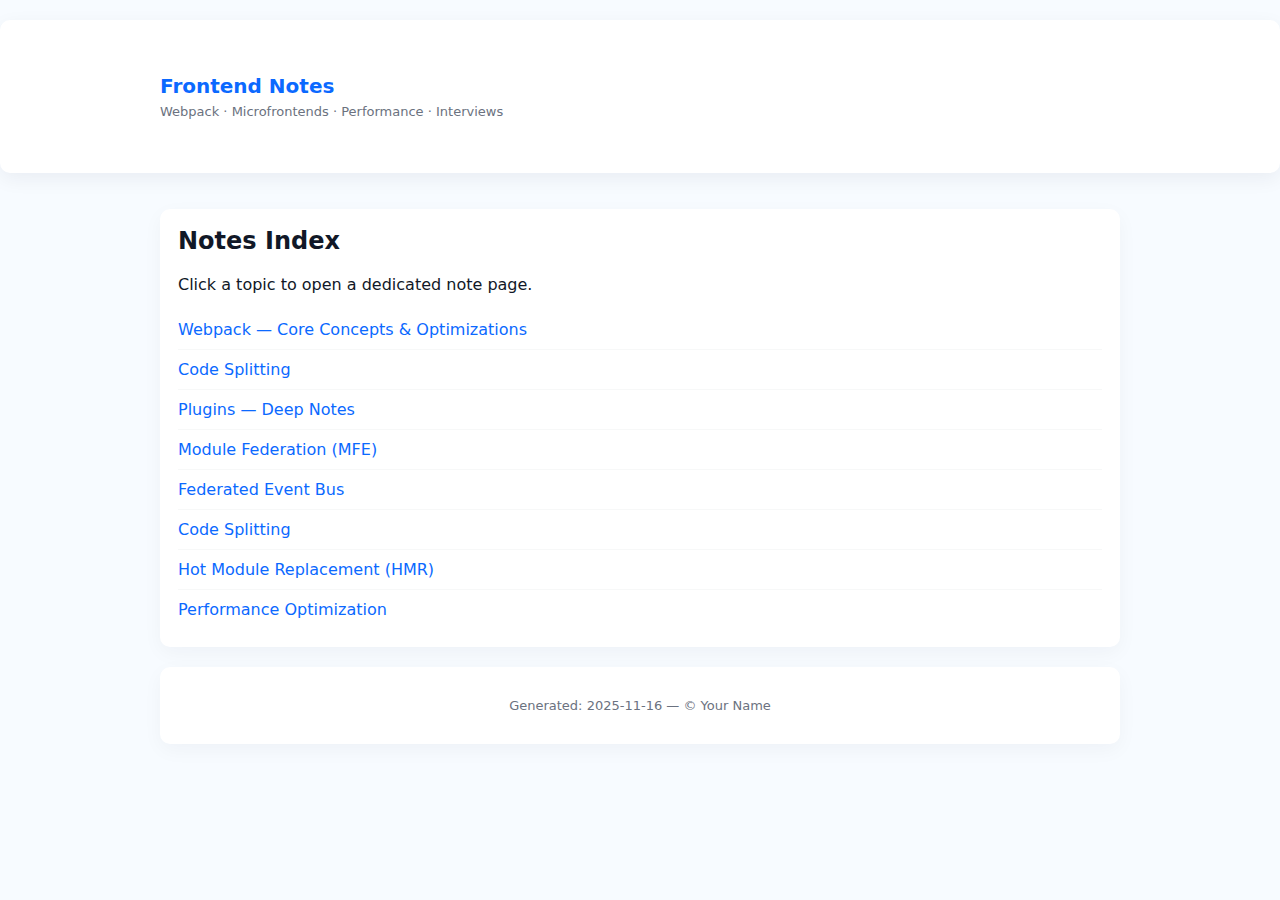
<file: index.html>
<!DOCTYPE html>
<html lang="en">
<head>
  <meta charset="utf-8" />
  <meta name="viewport" content="width=device-width,initial-scale=1" />
  <title>My Frontend Notes — Index</title>
  <link rel="stylesheet" href="styles.css" />
</head>
<body>
  <header class="site-header">
    <div class="container">
      <h1><a href="index.html">Frontend Notes</a></h1>
      <p class="subtitle">Webpack · Microfrontends · Performance · Interviews</p>
    </div>
  </header>

  <main class="container">
    <section class="card">
      <h2>Notes Index</h2>
      <p>Click a topic to open a dedicated note page.</p>

      <ul class="notes-list">
        <li><a href="webpack.html">Webpack — Core Concepts & Optimizations</a></li>
        <li><a href="code_splitting.html">Code Splitting</a></li>
        <li><a href="plugins.html">Plugins — Deep Notes</a></li>
        <li><a href="module-federation.html">Module Federation (MFE)</a></li>
        <li><a href="federated-event-bus.html">Federated Event Bus</a></li>
        <li><a href="code-splitting.html">Code Splitting</a></li>
        <li><a href="hmr.html">Hot Module Replacement (HMR)</a></li>
        <li><a href="performance.html">Performance Optimization</a></li>
      </ul>
    </section>

    <footer class="card small">
      <p>Generated: <time datetime="2025-11-16">2025-11-16</time> — © Your Name</p>
    </footer>
  </main>
</body>
</html>
</file>
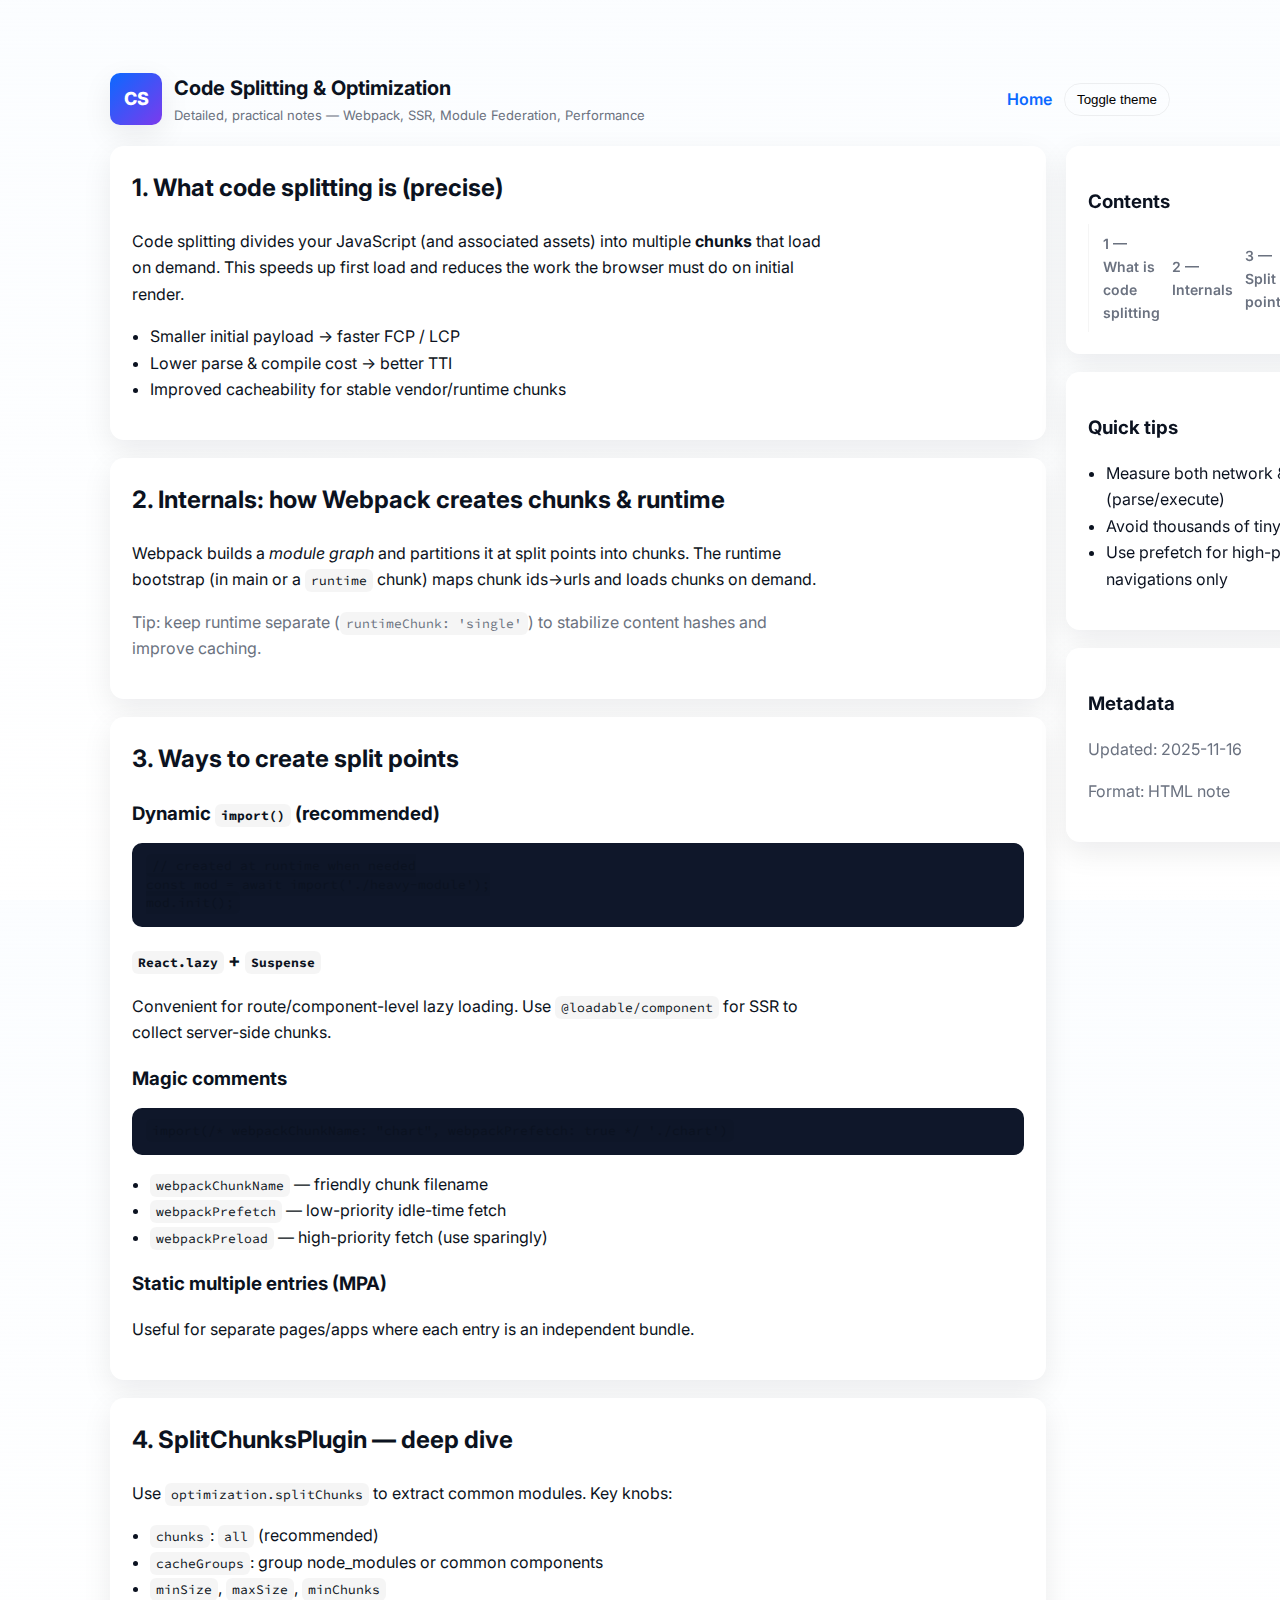
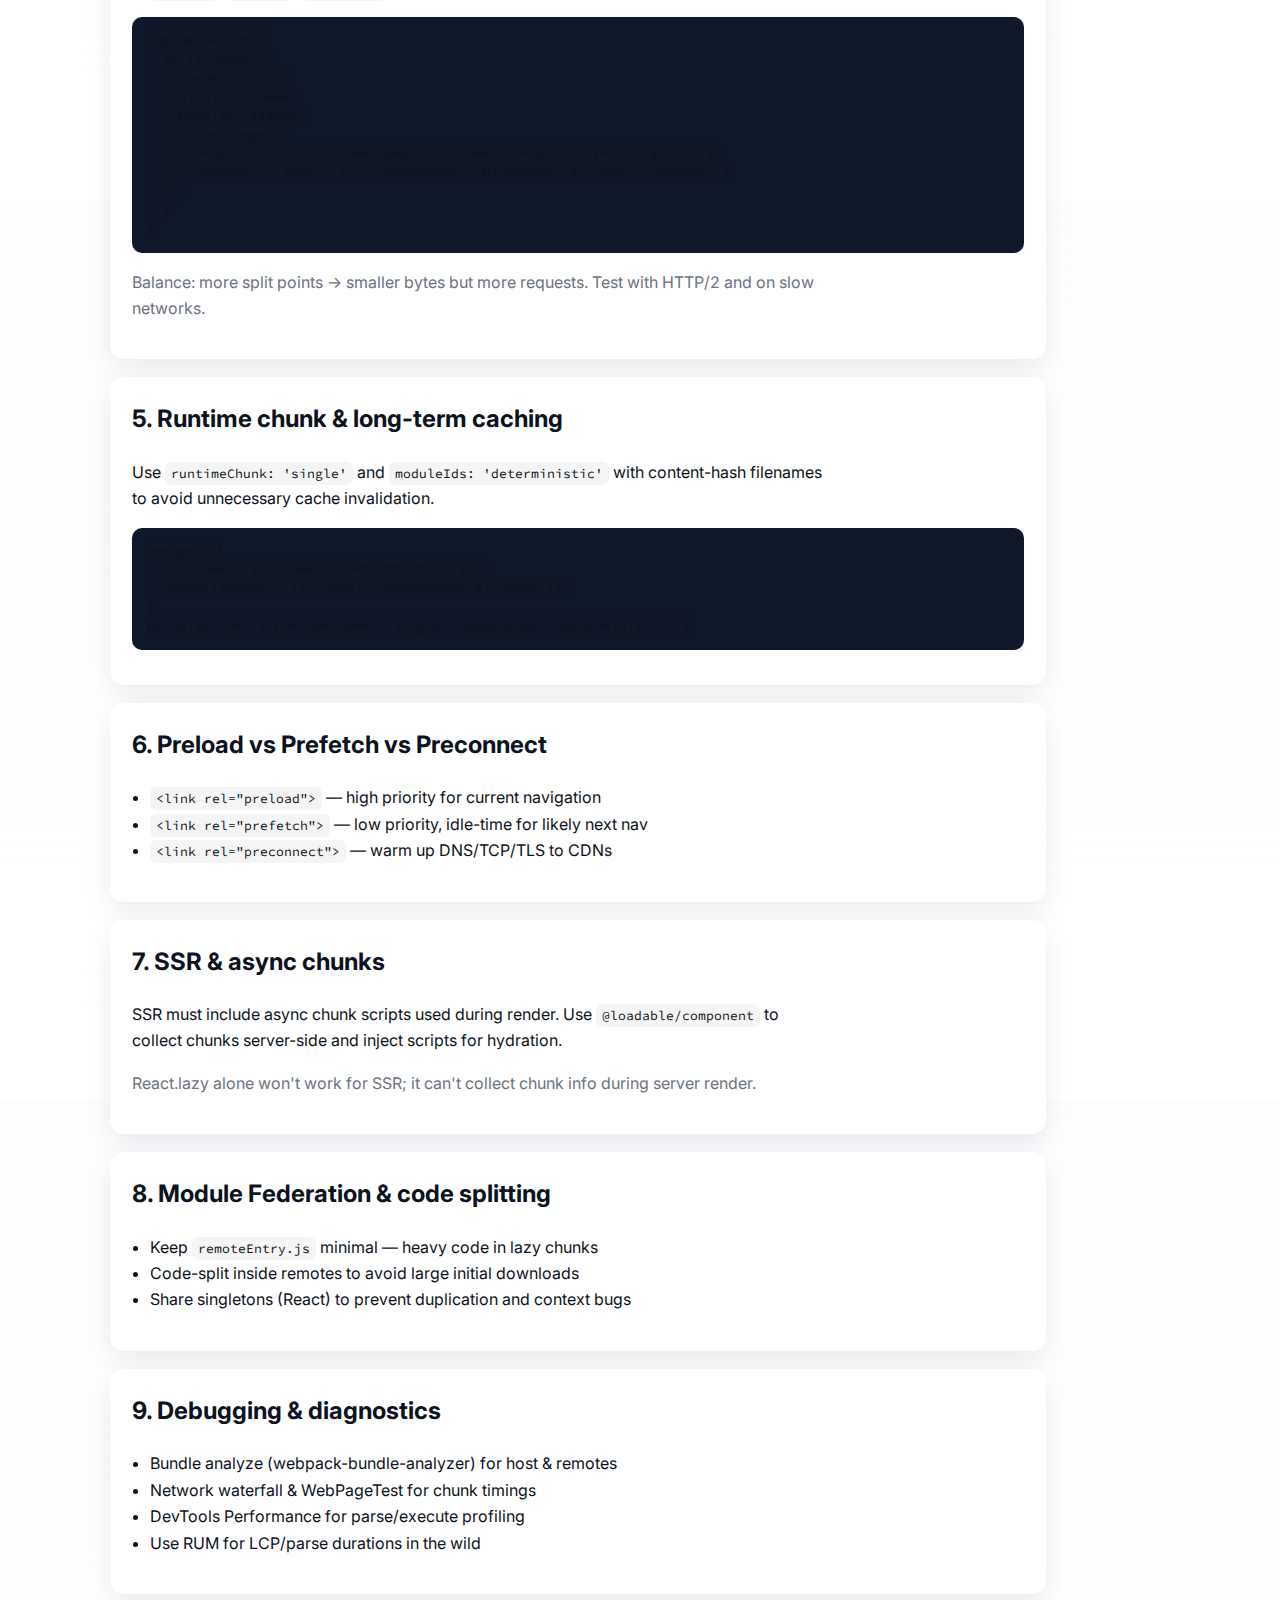
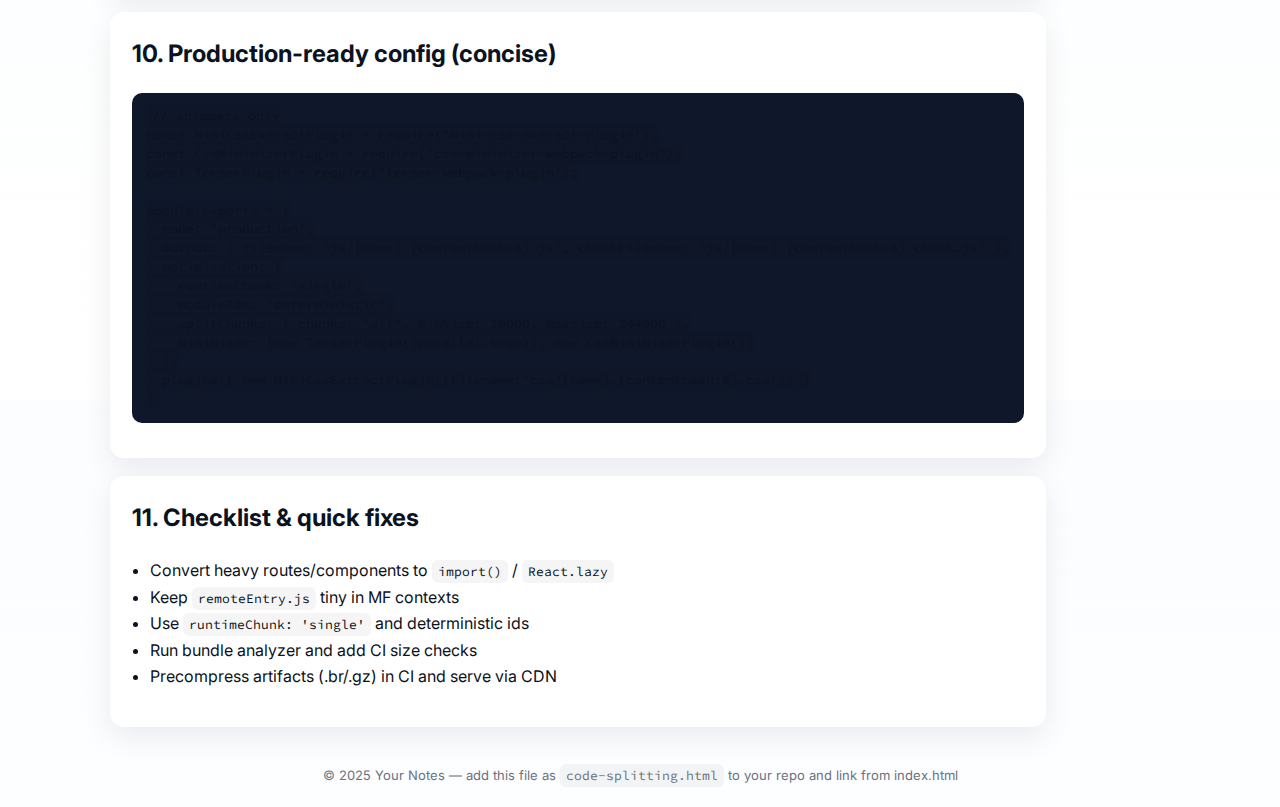
<file: code-splitting.html>
<!doctype html>
<html lang="en">
<head>
  <meta charset="utf-8" />
  <meta name="viewport" content="width=device-width,initial-scale=1" />
  <title>Code Splitting & Optimization — Notes</title>
  <link rel="preconnect" href="https://fonts.googleapis.com">
  <link rel="preconnect" href="https://fonts.gstatic.com" crossorigin>
  <link href="https://fonts.googleapis.com/css2?family=Inter:wght@400;600;700;800&family=Source+Code+Pro:wght@400;600&display=swap" rel="stylesheet">
  <style>
    :root{
      --bg: #fbfdff;
      --surface: #ffffff;
      --muted: #6b7280;
      --accent: #0b69ff;
      --accent-2: #7c3aed;
      --text: #0b1220;
      --code-bg: #0f172a;
      --ok: #16a34a;
      --danger: #ef4444;
      --maxw: 1100px;
      --r:14px;
      --glass: rgba(255,255,255,0.6);
      --shadow: 0 10px 30px rgba(2,6,23,0.08);
    }

    /* Dark mode variables */
    :root.dark{
      --bg: #0b1020;
      --surface: #071021;
      --muted: #9aa4b2;
      --accent: #5cc8ff;
      --accent-2: #b794f4;
      --text: #e6eef8;
      --code-bg: #021025;
      --glass: rgba(10,16,24,0.45);
      --shadow: 0 10px 30px rgba(0,0,0,0.6);
    }

    *{box-sizing:border-box}
    html,body{height:100%}
    body{
      margin:0;
      font-family: Inter, system-ui, -apple-system, 'Segoe UI', Roboto, Arial;
      background:linear-gradient(180deg,var(--bg), rgba(255,255,255,0.02));
      color:var(--text);
      -webkit-font-smoothing:antialiased;
      -moz-osx-font-smoothing:grayscale;
      line-height:1.65;
      padding:28px 18px;
    }

    .wrap{
      max-width:var(--maxw);
      margin:24px auto;
      padding:20px;
    }

    header{
      display:flex;align-items:center;justify-content:space-between;gap:16px;margin-bottom:20px;
    }

    header .brand{display:flex;gap:12px;align-items:center}
    .logo{width:52px;height:52px;border-radius:10px;background:linear-gradient(135deg,var(--accent),var(--accent-2));display:flex;align-items:center;justify-content:center;color:white;font-weight:800;font-size:18px;box-shadow:var(--shadow)}

    header h1{margin:0;font-size:20px}
    header .subtitle{color:var(--muted);font-size:13px}

    nav{display:flex;gap:12px;align-items:center}
    a{ color:var(--accent); text-decoration:none; font-weight:600}
    a:hover{ text-decoration:underline }

    .card{background:var(--surface); border-radius:var(--r); padding:22px; box-shadow:var(--shadow); margin-bottom:18px}

    h2{margin-top:0}
    h3{margin-bottom:6px}

    pre{background:var(--code-bg); color:var(--text); padding:14px; border-radius:10px; overflow:auto; font-family: 'Source Code Pro', ui-monospace, SFMono-Regular, Menlo, Monaco, monospace; font-size:13px; line-height:1.45}
    code{background:rgba(0,0,0,0.04); padding:3px 6px; border-radius:6px; font-family: 'Source Code Pro', monospace; font-size:13px}

    ul{padding-left:18px}
    .muted{color:var(--muted)}

    .columns{display:grid;grid-template-columns:1fr 320px;gap:20px}
    @media (max-width:980px){ .columns{grid-template-columns:1fr} }

    .sidebar .card{position:sticky; top:22px}

    .pill{display:inline-block;background:linear-gradient(90deg,var(--accent),var(--accent-2));color:white;padding:6px 10px;border-radius:999px;font-size:12px;margin-right:8px;box-shadow:0 6px 18px rgba(11,105,255,0.12)}

    footer{font-size:13px;color:var(--muted);text-align:center;margin-top:20px}

    /* Table of contents */
    .toc{border-left:1px solid rgba(0,0,0,0.04);padding-left:14px}
    .toc a{display:block;padding:8px 0;color:var(--muted);font-size:14px}
    .toc a:hover{color:var(--accent)}

    /* Toggle */
    .toggle-btn{background:transparent;border:1px solid rgba(0,0,0,0.06);padding:8px 12px;border-radius:999px;cursor:pointer}
    .toggle-btn:hover{filter:brightness(1.04)}

    /* Better readable paragraphs */
    p{max-width:70ch}

    /* subtle divider */
    .divider{height:1px;background:linear-gradient(90deg, rgba(0,0,0,0.04), rgba(0,0,0,0)); margin:18px 0}

  </style>
</head>
<body>
  <div class="wrap" id="pageRoot">
    <header>
      <div class="brand">
        <div class="logo">CS</div>
        <div>
          <h1>Code Splitting & Optimization</h1>
          <div class="subtitle muted">Detailed, practical notes — Webpack, SSR, Module Federation, Performance</div>
        </div>
      </div>

      <nav>
        <a href="index.html">Home</a>
        <button id="themeToggle" class="toggle-btn" aria-label="Toggle theme">Toggle theme</button>
      </nav>
    </header>

    <div class="columns">
      <main>

        <section class="card">
          <h2>1. What code splitting is (precise)</h2>
          <p>Code splitting divides your JavaScript (and associated assets) into multiple <strong>chunks</strong> that load on demand. This speeds up first load and reduces the work the browser must do on initial render.</p>
          <ul>
            <li>Smaller initial payload → faster FCP / LCP</li>
            <li>Lower parse & compile cost → better TTI</li>
            <li>Improved cacheability for stable vendor/runtime chunks</li>
          </ul>
        </section>

        <section class="card">
          <h2>2. Internals: how Webpack creates chunks & runtime</h2>
          <p>Webpack builds a <em>module graph</em> and partitions it at split points into chunks. The runtime bootstrap (in main or a <code>runtime</code> chunk) maps chunk ids→urls and loads chunks on demand.</p>
          <p class="muted">Tip: keep runtime separate (<code>runtimeChunk: 'single'</code>) to stabilize content hashes and improve caching.</p>
        </section>

        <section class="card">
          <h2>3. Ways to create split points</h2>

          <h3>Dynamic <code>import()</code> (recommended)</h3>
          <pre><code>// created at runtime when needed
const mod = await import('./heavy-module');
mod.init();</code></pre>

          <h3><code>React.lazy</code> + <code>Suspense</code></h3>
          <p>Convenient for route/component-level lazy loading. Use <code>@loadable/component</code> for SSR to collect server-side chunks.</p>

          <h3>Magic comments</h3>
          <pre><code>import(/* webpackChunkName: "chart", webpackPrefetch: true */ './chart')</code></pre>
          <ul>
            <li><code>webpackChunkName</code> — friendly chunk filename</li>
            <li><code>webpackPrefetch</code> — low-priority idle-time fetch</li>
            <li><code>webpackPreload</code> — high-priority fetch (use sparingly)</li>
          </ul>

          <h3>Static multiple entries (MPA)</h3>
          <p>Useful for separate pages/apps where each entry is an independent bundle.</p>
        </section>

        <section class="card">
          <h2>4. SplitChunksPlugin — deep dive</h2>
          <p>Use <code>optimization.splitChunks</code> to extract common modules. Key knobs:</p>
          <ul>
            <li><code>chunks</code>: <code>all</code> (recommended)</li>
            <li><code>cacheGroups</code>: group node_modules or common components</li>
            <li><code>minSize</code>, <code>maxSize</code>, <code>minChunks</code></li>
          </ul>

          <pre><code>optimization: {
  splitChunks: {
    chunks: 'all',
    minSize: 20000,
    maxSize: 244000,
    cacheGroups: {
      vendors: { test: /node_modules/, name: 'vendors', priority: -10 },
      commons: { test: /src\/components/, minChunks: 2, name: 'commons' }
    }
  }
}</code></pre>

          <p class="muted">Balance: more split points → smaller bytes but more requests. Test with HTTP/2 and on slow networks.</p>
        </section>

        <section class="card">
          <h2>5. Runtime chunk & long-term caching</h2>
          <p>Use <code>runtimeChunk: 'single'</code> and <code>moduleIds: 'deterministic'</code> with content-hash filenames to avoid unnecessary cache invalidation.</p>
          <pre><code>output: {
  filename: 'js/[name].[contenthash:8].js',
  chunkFilename: 'js/[name].[contenthash:8].chunk.js'
}
optimization: { runtimeChunk: 'single', moduleIds: 'deterministic' }</code></pre>
        </section>

        <section class="card">
          <h2>6. Preload vs Prefetch vs Preconnect</h2>
          <ul>
            <li><code>&lt;link rel="preload"&gt;</code> — high priority for current navigation</li>
            <li><code>&lt;link rel="prefetch"&gt;</code> — low priority, idle-time for likely next nav</li>
            <li><code>&lt;link rel="preconnect"&gt;</code> — warm up DNS/TCP/TLS to CDNs</li>
          </ul>
        </section>

        <section class="card">
          <h2>7. SSR & async chunks</h2>
          <p>SSR must include async chunk scripts used during render. Use <code>@loadable/component</code> to collect chunks server-side and inject scripts for hydration.</p>
          <p class="muted">React.lazy alone won't work for SSR; it can't collect chunk info during server render.</p>
        </section>

        <section class="card">
          <h2>8. Module Federation & code splitting</h2>
          <ul>
            <li>Keep <code>remoteEntry.js</code> minimal — heavy code in lazy chunks</li>
            <li>Code-split inside remotes to avoid large initial downloads</li>
            <li>Share singletons (React) to prevent duplication and context bugs</li>
          </ul>
        </section>

        <section class="card">
          <h2>9. Debugging & diagnostics</h2>
          <ul>
            <li>Bundle analyze (webpack-bundle-analyzer) for host & remotes</li>
            <li>Network waterfall & WebPageTest for chunk timings</li>
            <li>DevTools Performance for parse/execute profiling</li>
            <li>Use RUM for LCP/parse durations in the wild</li>
          </ul>
        </section>

        <section class="card">
          <h2>10. Production-ready config (concise)</h2>
          <pre><code>// snippets only
const MiniCssExtractPlugin = require('mini-css-extract-plugin');
const CssMinimizerPlugin = require('css-minimizer-webpack-plugin');
const TerserPlugin = require('terser-webpack-plugin');

module.exports = {
  mode: 'production',
  output: { filename: 'js/[name].[contenthash:8].js', chunkFilename: 'js/[name].[contenthash:8].chunk.js' },
  optimization: {
    runtimeChunk: 'single',
    moduleIds: 'deterministic',
    splitChunks: { chunks: 'all', minSize: 20000, maxSize: 244000 },
    minimizer: [new TerserPlugin({parallel:true}), new CssMinimizerPlugin()]
  },
  plugins:[ new MiniCssExtractPlugin({filename:'css/[name].[contenthash:8].css'}) ]
}
</code></pre>
        </section>

        <section class="card">
          <h2>11. Checklist & quick fixes</h2>
          <ul>
            <li>Convert heavy routes/components to <code>import()</code> / <code>React.lazy</code></li>
            <li>Keep <code>remoteEntry.js</code> tiny in MF contexts</li>
            <li>Use <code>runtimeChunk: 'single'</code> and deterministic ids</li>
            <li>Run bundle analyzer and add CI size checks</li>
            <li>Precompress artifacts (.br/.gz) in CI and serve via CDN</li>
          </ul>
        </section>

      </main>

      <aside class="sidebar">
        <div class="card">
          <h3>Contents</h3>
          <nav class="toc">
            <a href="#">1 — What is code splitting</a>
            <a href="#">2 — Internals</a>
            <a href="#">3 — Split points</a>
            <a href="#">4 — SplitChunks</a>
            <a href="#">5 — Runtime & caching</a>
          </nav>
        </div>

        <div class="card">
          <h3>Quick tips</h3>
          <ul>
            <li>Measure both network & CPU (parse/execute)</li>
            <li>Avoid thousands of tiny chunks</li>
            <li>Use prefetch for high-probability navigations only</li>
          </ul>
        </div>

        <div class="card">
          <h3>Metadata</h3>
          <p class="muted">Updated: 2025-11-16</p>
          <p class="muted">Format: HTML note</p>
        </div>
      </aside>
    </div>

    <footer class="muted">© 2025 Your Notes — add this file as <code>code-splitting.html</code> to your repo and link from index.html</footer>
  </div>

  <script>
    // Theme toggle with persistence; respect system preference
    (function(){
      const root = document.documentElement;
      const stored = localStorage.getItem('theme');
      const prefersDark = window.matchMedia && window.matchMedia('(prefers-color-scheme: dark)').matches;
      function applyTheme(theme){
        if(theme === 'dark') root.classList.add('dark'); else root.classList.remove('dark');
      }
      if(stored) applyTheme(stored); else applyTheme(prefersDark ? 'dark' : 'light');

      const btn = document.getElementById('themeToggle');
      btn.addEventListener('click', ()=>{
        const active = root.classList.contains('dark') ? 'dark' : 'light';
        const next = active === 'dark' ? 'light' : 'dark';
        applyTheme(next);
        localStorage.setItem('theme', next);
      });
    })();
  </script>
</body>
</html>
</file>
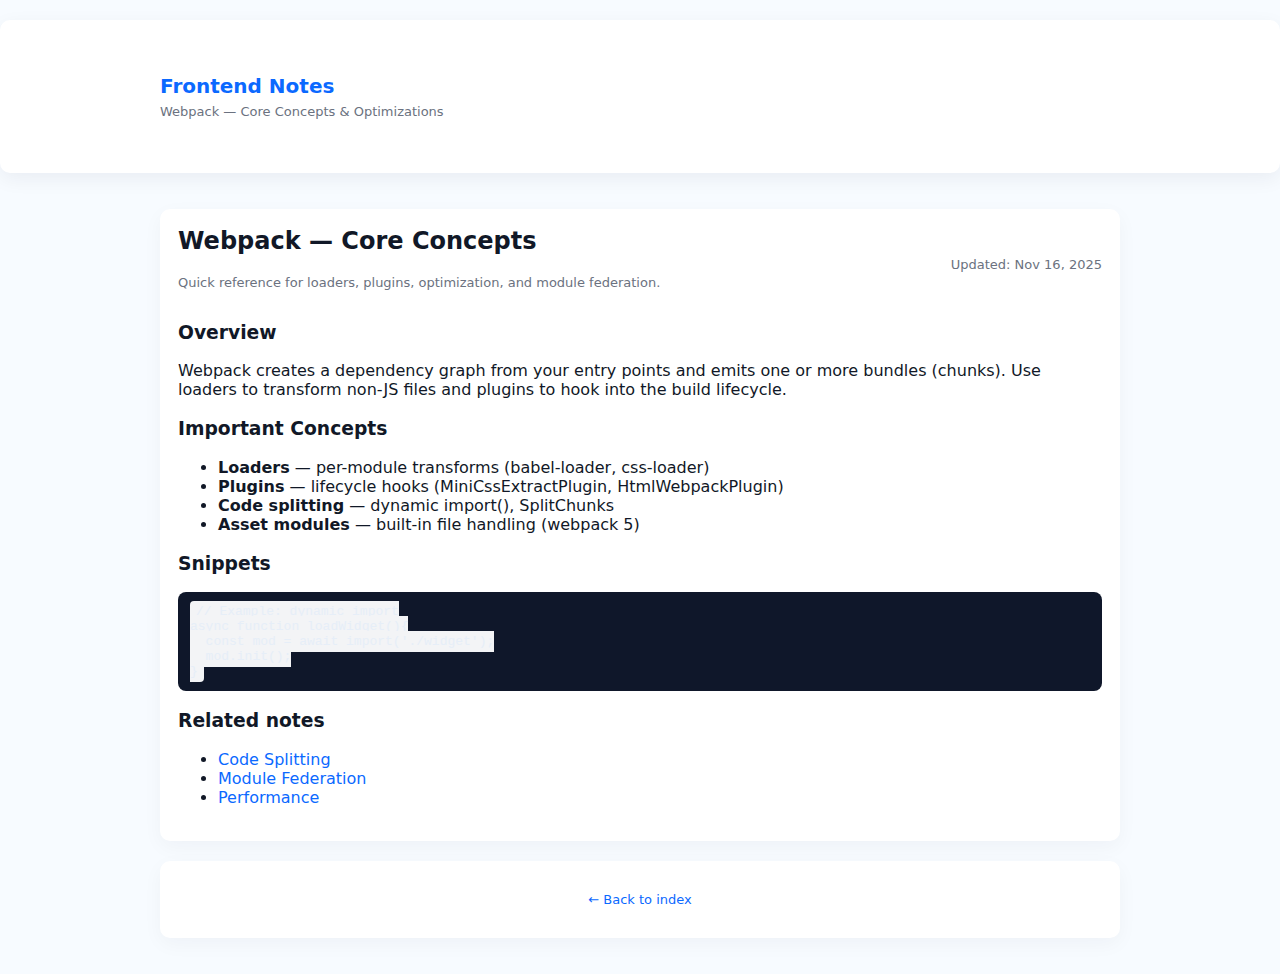
<file: webpack.html>
<!DOCTYPE html>
<html lang="en">
<head>
  <meta charset="utf-8" />
  <meta name="viewport" content="width=device-width,initial-scale=1" />
  <title>Webpack Notes</title>
  <link rel="stylesheet" href="styles.css" />
</head>
<body>
  <header class="site-header">
    <div class="container">
      <h1><a href="index.html">Frontend Notes</a></h1>
      <p class="subtitle">Webpack — Core Concepts & Optimizations</p>
    </div>
  </header>

  <main class="container">
    <article class="card">
      <div class="note-header">
        <div>
          <h2>Webpack — Core Concepts</h2>
          <p class="note-meta">Quick reference for loaders, plugins, optimization, and module federation.</p>
        </div>
        <div class="note-meta">Updated: <time datetime="2025-11-16">Nov 16, 2025</time></div>
      </div>

      <section>
        <h3>Overview</h3>
        <p>Webpack creates a dependency graph from your entry points and emits one or more bundles (chunks). Use loaders to transform non-JS files and plugins to hook into the build lifecycle.</p>
      </section>

      <section>
        <h3>Important Concepts</h3>
        <ul>
          <li><strong>Loaders</strong> — per-module transforms (babel-loader, css-loader)</li>
          <li><strong>Plugins</strong> — lifecycle hooks (MiniCssExtractPlugin, HtmlWebpackPlugin)</li>
          <li><strong>Code splitting</strong> — dynamic import(), SplitChunks</li>
          <li><strong>Asset modules</strong> — built-in file handling (webpack 5)</li>
        </ul>
      </section>

      <section>
        <h3>Snippets</h3>
        <pre><code>// Example: dynamic import
async function loadWidget(){
  const mod = await import('./widget');
  mod.init();
}</code></pre>
      </section>

      <section>
        <h3>Related notes</h3>
        <ul>
          <li><a href="code-splitting.html">Code Splitting</a></li>
          <li><a href="module-federation.html">Module Federation</a></li>
          <li><a href="performance.html">Performance</a></li>
        </ul>
      </section>
    </article>

    <footer class="card small">
      <p><a href="index.html">← Back to index</a></p>
    </footer>
  </main>
</body>
</html>
</file>
<file: styles.css>
:root{
  --bg:#f7fbff;
  --card:#ffffff;
  --muted:#6b7280;
  --accent:#0b69ff;
  --maxw:1000px;
  --radius:10px;
}

*{box-sizing:border-box}
body{
  margin:0;
  font-family: Inter, ui-sans-serif, system-ui, -apple-system, "Segoe UI", Roboto, "Helvetica Neue", Arial;
  background:var(--bg);
  color:#111827;
  -webkit-font-smoothing:antialiased;
  -moz-osx-font-smoothing:grayscale;
}

.container{
  max-width:var(--maxw);
  margin:36px auto;
  padding:0 20px;
}

.site-header{
  background:var(--card);
  border-radius:var(--radius);
  box-shadow:0 6px 20px rgba(12, 22, 55, 0.06);
  margin:20px auto;
  padding:18px 20px;
}

.site-header h1{ margin:0; font-size:20px; }
.site-header .subtitle{ margin:6px 0 0; color:var(--muted); font-size:13px; }

a{ color:var(--accent); text-decoration:none; }
a:hover{ text-decoration:underline; }

.card{
  background:var(--card);
  border-radius:var(--radius);
  padding:18px;
  box-shadow:0 6px 20px rgba(12, 22, 55, 0.04);
  margin-bottom:20px;
}

.small{font-size:13px; color:var(--muted); text-align:center}

.notes-list{ list-style:none; padding:0; margin:12px 0 0 }
.notes-list li{ padding:10px 0; border-bottom:1px solid rgba(15,23,42,0.03) }
.notes-list li:last-child{ border-bottom:0 }

.note-header{
  display:flex;
  justify-content:space-between;
  align-items:center;
  gap:16px;
}
.note-meta{ color:var(--muted); font-size:13px }

.h1{ font-size:18px; margin:0 0 8px }
h2{ margin-top:0 }
pre{ background:#0f172a; color:#e6eef8; padding:12px; border-radius:8px; overflow:auto; font-size:13px }
code{ background:#f3f4f6; padding:3px 6px; border-radius:4px; font-family:ui-monospace, SFMono-Regular, Menlo, Monaco, "Roboto Mono", monospace; font-size:13px }
</file>
